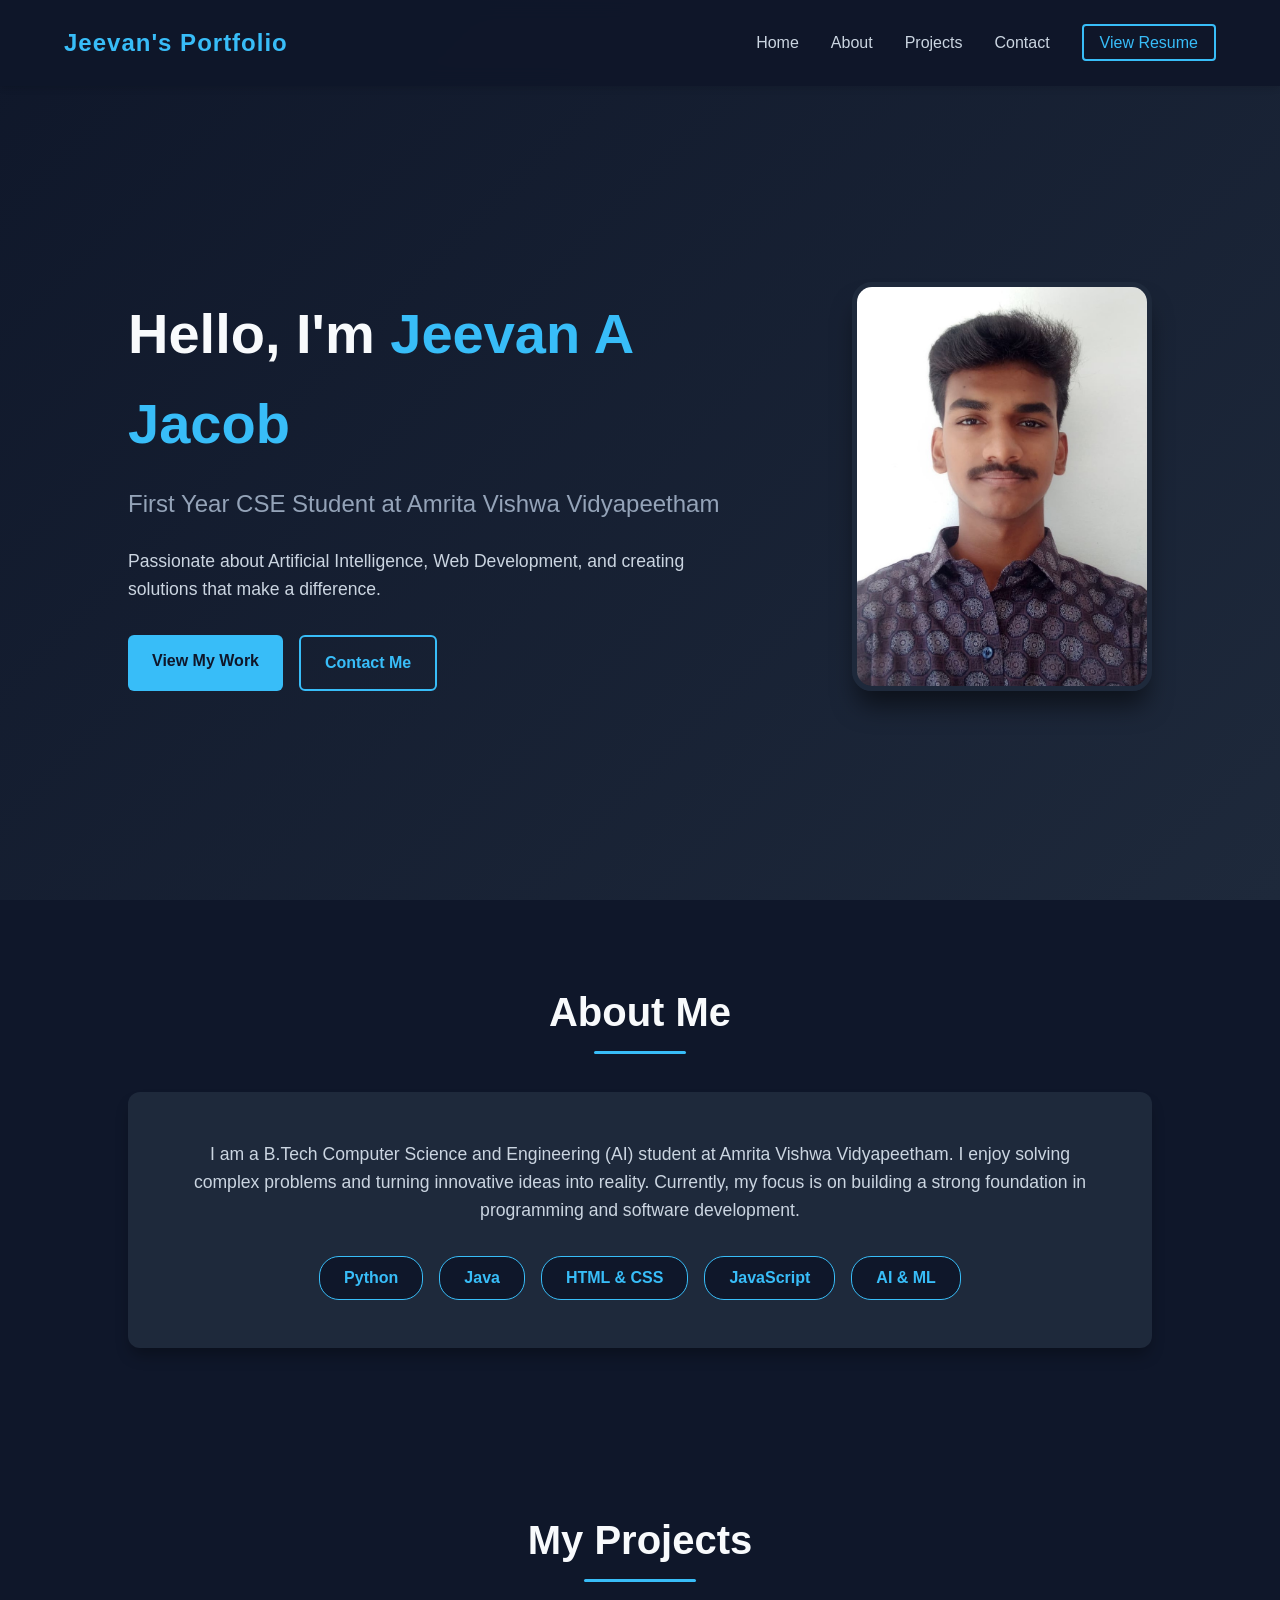
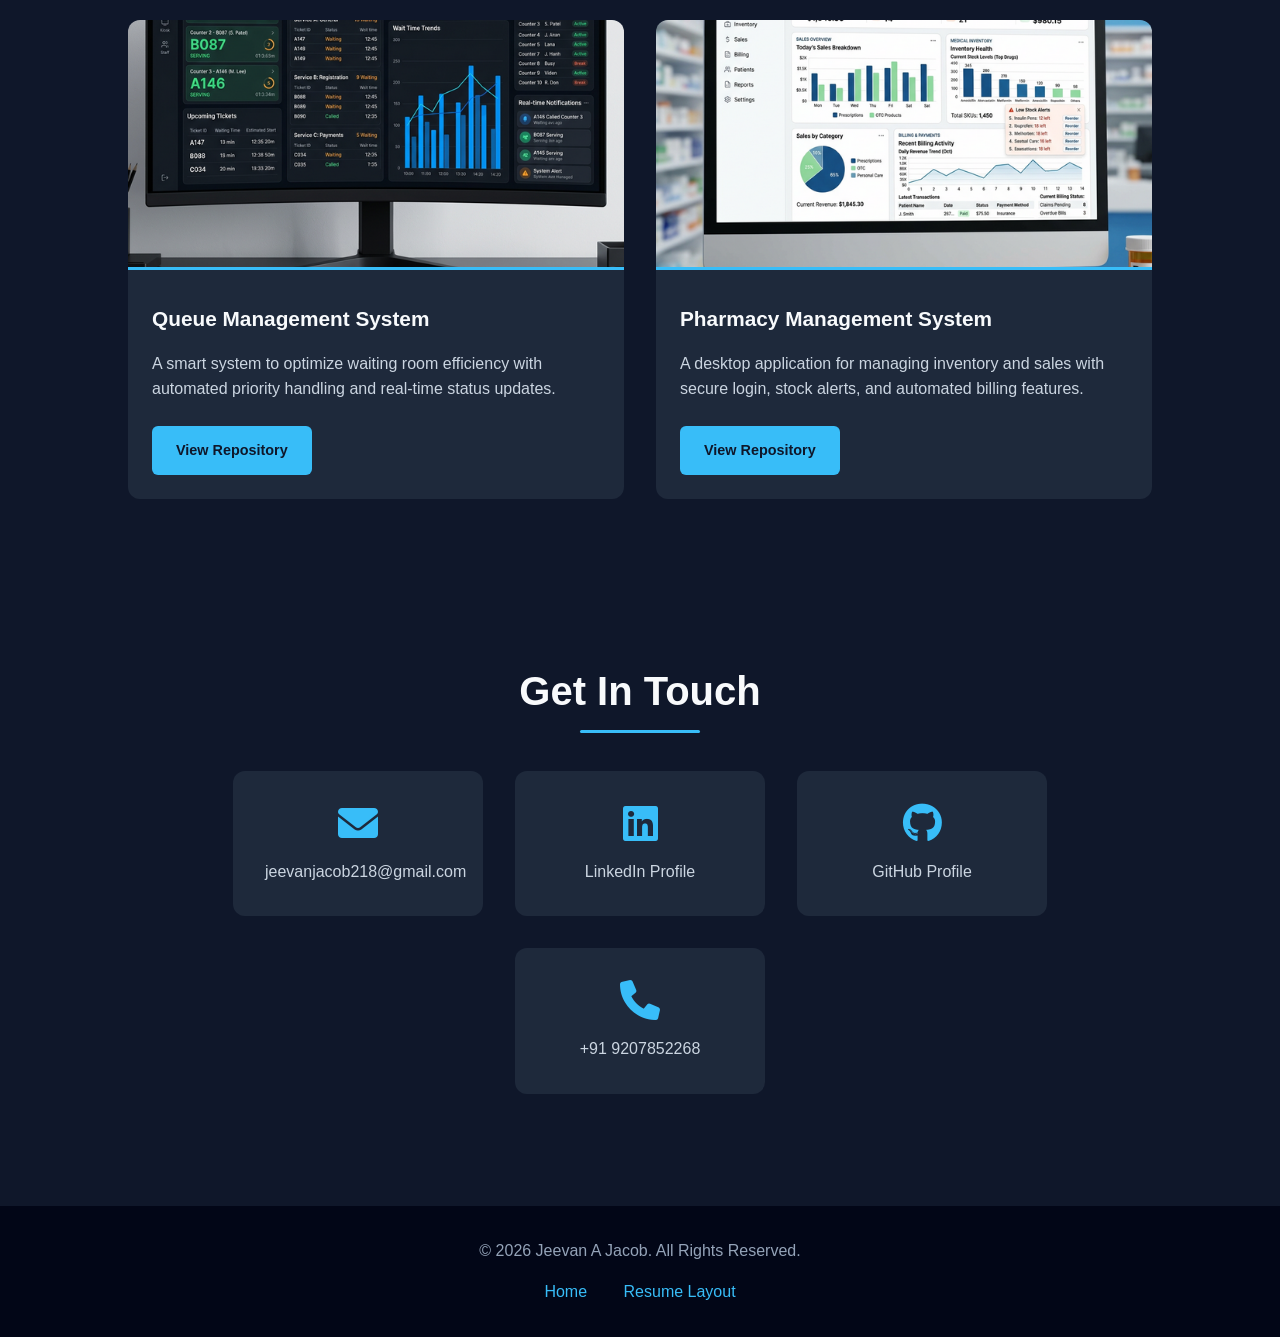
<file: index.html>
<!DOCTYPE html>
<html lang="en">
<head>
<meta charset="UTF-8">
<meta name="viewport" content="width=device-width, initial-scale=1.0">
<title>Jeevan A Jacob - Portfolio</title>
<link rel="stylesheet" href="style.css">
<link rel="stylesheet" href="https://cdnjs.cloudflare.com/ajax/libs/font-awesome/6.0.0/css/all.min.css">
</head>
<body>
<nav class="navbar">
<div class="logo">Jeevan's Portfolio</div>
<ul class="nav-links">
<li><a href="#home">Home</a></li>
<li><a href="#about">About</a></li>
<li><a href="#projects">Projects</a></li>
<li><a href="#contact">Contact</a></li>
<li><a href="resume.html" class="resume-btn">View Resume</a></li>
</ul>
<div class="hamburger">
<i class="fas fa-bars"></i>
</div>
</nav>

<section id="home" class="hero">
<div class="hero-content">
<h1>Hello, I'm <span>Jeevan A Jacob</span></h1>
<h2>First Year CSE Student at Amrita Vishwa Vidyapeetham</h2>
<p>Passionate about Artificial Intelligence, Web Development, and creating solutions that make a difference.</p>
<div class="hero-buttons">
<a href="#projects" class="btn primary-btn">View My Work</a>
<a href="#contact" class="btn secondary-btn">Contact Me</a>
</div>
</div>
<div class="hero-image">
<img src="WhatsApp Image 2026-01-26 at 11.29.02 AM.jpeg" alt="Jeevan A Jacob">
</div>
</section>

<section id="about" class="about">
<div class="section-title">
<h2>About Me</h2>
</div>
<div class="about-content">
<div class="about-text">
<p>I am a B.Tech Computer Science and Engineering (AI) student at Amrita Vishwa Vidyapeetham. I enjoy solving complex problems and turning innovative ideas into reality. Currently, my focus is on building a strong foundation in programming and software development.</p>
<div class="skills">
<div class="skill-tag">Python</div>
<div class="skill-tag">Java</div>
<div class="skill-tag">HTML & CSS</div>
<div class="skill-tag">JavaScript</div>
<div class="skill-tag">AI & ML</div>
</div>
</div>
</div>
</section>

<section id="projects" class="projects">
<div class="section-title">
<h2>My Projects</h2>
</div>
<div class="project-grid">

<div class="project-card">
<div class="project-img">
<img src="queue_management.png" alt="Queue Management System">
</div>
<div class="project-info">
<h3>Queue Management System</h3>
<p>A smart system to optimize waiting room efficiency with automated priority handling and real-time status updates.</p>
<div class="project-links">
<a href="https://github.com/jeevanjacob1/the-queue-management-system" target="_blank" class="btn project-btn">View Repository</a>
</div>
</div>
</div>

<div class="project-card">
<div class="project-img">
<img src="pharmacy_system.png" alt="Pharmacy Management System">
</div>
<div class="project-info">
<h3>Pharmacy Management System</h3>
<p>A desktop application for managing inventory and sales with secure login, stock alerts, and automated billing features.</p>
<div class="project-links">
<a href="https://github.com/jeevanjacob1/Pharmacy-Management-System" target="_blank" class="btn project-btn">View Repository</a>
</div>
</div>
</div>

</div>
</section>

<section id="contact" class="contact">
<div class="section-title">
<h2>Get In Touch</h2>
</div>
<div class="contact-container">
<div class="contact-item">
<i class="fas fa-envelope"></i>
<p>jeevanjacob218@gmail.com</p>
</div>
<div class="contact-item">
<i class="fab fa-linkedin"></i>
<p><a href="https://www.linkedin.com/in/jeevan-a-jacob-a1364637a" target="_blank">LinkedIn Profile</a></p>
</div>
<div class="contact-item">
<i class="fab fa-github"></i>
<p><a href="https://github.com/jeevanjacob1" target="_blank">GitHub Profile</a></p>
</div>
<div class="contact-item">
<i class="fas fa-phone"></i>
<p>+91 9207852268</p>
</div>
</div>
</section>

<footer>
<div class="footer-content">
<p>&copy; 2026 Jeevan A Jacob. All Rights Reserved.</p>
<div class="footer-links">
<a href="#home">Home</a>
<a href="resume.html">Resume Layout</a>
</div>
</div>
</footer>
<script>
const hamburger = document.querySelector(".hamburger");
const navLinks = document.querySelector(".nav-links");
hamburger.addEventListener("click", () => {
navLinks.classList.toggle("active");
});
</script>
</body>
</html>
</file>
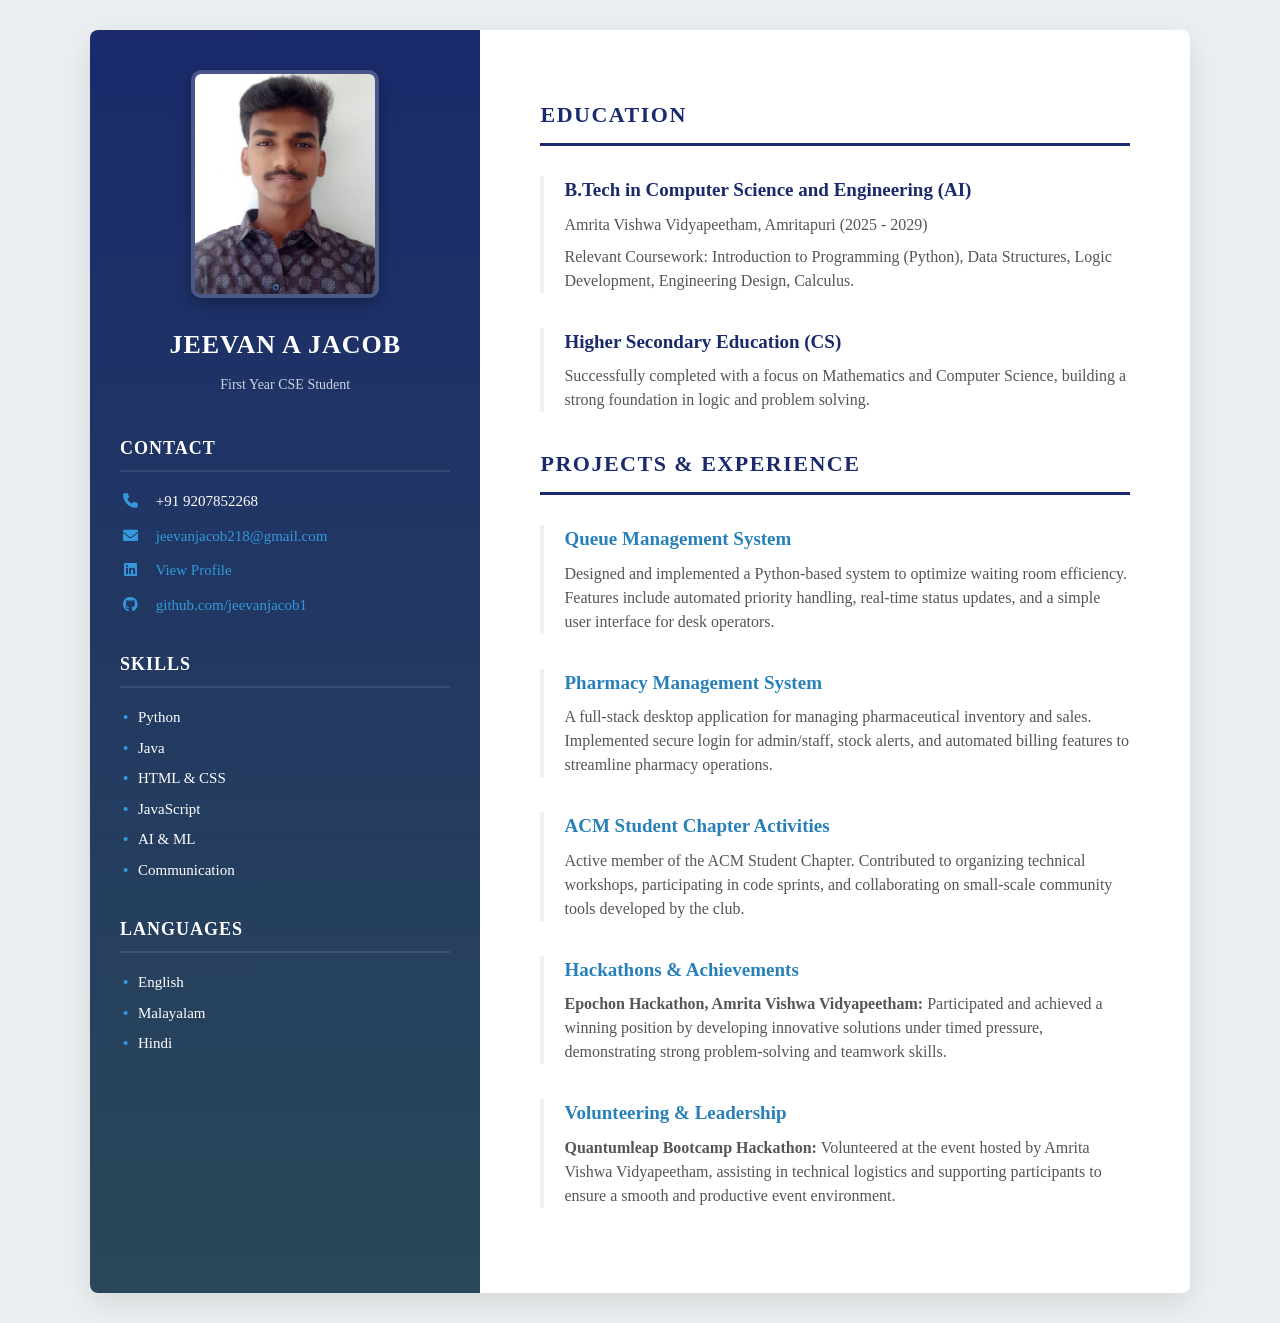
<file: resume.html>
<!DOCTYPE html>
<html lang="en">
<head>
<meta charset="UTF-8">
<meta name="viewport" content="width=device-width, initial-scale=1.0">
<title>Jeevan A Jacob - Portfolio</title>
<link rel="stylesheet" href="resume_style.css">
<link rel="stylesheet" href="https://cdnjs.cloudflare.com/ajax/libs/font-awesome/6.0.0/css/all.min.css">
</head>
<body>
<div class="main-wrapper">
<aside class="sidebar">
<div class="profile-section">
<img src="WhatsApp Image 2026-01-26 at 11.29.02 AM.jpeg" alt="Jeevan A Jacob">
<h1>Jeevan A Jacob</h1>
<p class="tagline">First Year CSE Student</p>
</div>
<div class="sidebar-block">
<h3>Contact</h3>
<p><i class="fas fa-phone"></i> +91 9207852268</p>
<p><i class="fas fa-envelope"></i> <a href="mailto:jeevanjacob218@gmail.com">jeevanjacob218@gmail.com</a></p>
<p><i class="fab fa-linkedin"></i> <a href="https://www.linkedin.com/in/jeevan-a-jacob-a1364637a" target="_blank">View Profile</a></p>
<p><i class="fab fa-github"></i> <a href="https://github.com/jeevanjacob1" target="_blank">github.com/jeevanjacob1</a></p>
</div>
<div class="sidebar-block">
<h3>Skills</h3>
<ul>
<li>Python</li>
<li>Java</li>
<li>HTML & CSS</li>
<li>JavaScript</li>
<li>AI & ML</li>
<li>Communication</li>
</ul>
</div>
<div class="sidebar-block">
<h3>Languages</h3>
<ul>
<li>English</li>
<li>Malayalam</li>
<li>Hindi</li>
</ul>
</div>
</aside>
<main class="content">
<section id="education">
<h2>Education</h2>
<div class="edu-item">
<p><b>B.Tech in Computer Science and Engineering (AI)</b></p>
<p>Amrita Vishwa Vidyapeetham, Amritapuri (2025 - 2029)</p>
<p>Relevant Coursework: Introduction to Programming (Python), Data Structures, Logic Development, Engineering Design, Calculus.</p>
</div>
<div class="edu-item">
<p><b>Higher Secondary Education (CS)</b></p>
<p>Successfully completed with a focus on Mathematics and Computer Science, building a strong foundation in logic and problem solving.</p>
</div>
</section>
<section id="projects">
<h2>Projects & Experience</h2>
<div class="project-item">
<h3>Queue Management System</h3>
<p>Designed and implemented a Python-based system to optimize waiting room efficiency. Features include automated priority handling, real-time status updates, and a simple user interface for desk operators.</p>
</div>
<div class="project-item">
<h3>Pharmacy Management System</h3>
<p>A full-stack desktop application for managing pharmaceutical inventory and sales. Implemented secure login for admin/staff, stock alerts, and automated billing features to streamline pharmacy operations.</p>
</div>
<div class="project-item">
<h3>ACM Student Chapter Activities</h3>
<p>Active member of the ACM Student Chapter. Contributed to organizing technical workshops, participating in code sprints, and collaborating on small-scale community tools developed by the club.</p>
</div>
<div class="project-item">
<h3>Hackathons & Achievements</h3>
<p><b>Epochon Hackathon, Amrita Vishwa Vidyapeetham:</b> Participated and achieved a winning position by developing innovative solutions under timed pressure, demonstrating strong problem-solving and teamwork skills.</p>
</div>
<div class="project-item">
<h3>Volunteering & Leadership</h3>
<p><b>Quantumleap Bootcamp Hackathon:</b> Volunteered at the event hosted by Amrita Vishwa Vidyapeetham, assisting in technical logistics and supporting participants to ensure a smooth and productive event environment.</p>
</div>
</main>
</div>
</body>
</html>
</file>
<file: style.css>
* {
margin: 0;
padding: 0;
box-sizing: border-box;
font-family: 'Segoe UI', Tahoma, Geneva, Verdana, sans-serif;
scroll-behavior: smooth;
}

body {
background-color: #0f172a;
color: #f8fafc;
line-height: 1.6;
}

.navbar {
display: flex;
justify-content: space-between;
align-items: center;
padding: 1.5rem 5%;
background-color: rgba(15, 23, 42, 0.95);
position: fixed;
width: 100%;
top: 0;
z-index: 1000;
backdrop-filter: blur(10px);
box-shadow: 0 4px 6px -1px rgba(0, 0, 0, 0.1);
}

.logo {
font-size: 1.5rem;
font-weight: 700;
color: #38bdf8;
letter-spacing: 1px;
}

.nav-links {
display: flex;
list-style: none;
align-items: center;
}

.nav-links li {
margin-left: 2rem;
}

.nav-links a {
color: #cbd5e1;
text-decoration: none;
font-size: 1rem;
transition: color 0.3s ease;
font-weight: 500;
}

.nav-links a:hover {
color: #38bdf8;
}

.resume-btn {
background-color: transparent;
border: 2px solid #38bdf8;
padding: 0.5rem 1rem;
border-radius: 4px;
color: #38bdf8 !important;
transition: all 0.3s ease !important;
}

.resume-btn:hover {
background-color: #38bdf8;
color: #0f172a !important;
}

.hamburger {
display: none;
font-size: 1.5rem;
cursor: pointer;
color: #f8fafc;
}

.hero {
min-height: 100vh;
display: flex;
align-items: center;
justify-content: space-between;
padding: 0 10%;
padding-top: 80px;
background: linear-gradient(135deg, #0f172a 0%, #1e293b 100%);
}

.hero-content {
max-width: 600px;
}

.hero h1 {
font-size: 3.5rem;
margin-bottom: 1rem;
animation: slideInLeft 1s ease-out;
}

.hero h1 span {
color: #38bdf8;
}

.hero h2 {
font-size: 1.5rem;
color: #94a3b8;
margin-bottom: 1.5rem;
font-weight: 400;
animation: slideInLeft 1.2s ease-out;
}

.hero p {
font-size: 1.1rem;
color: #cbd5e1;
margin-bottom: 2rem;
animation: slideInLeft 1.4s ease-out;
}

.hero-buttons {
display: flex;
gap: 1rem;
animation: slideInUp 1.6s ease-out;
}

.btn {
padding: 0.8rem 1.5rem;
border-radius: 6px;
text-decoration: none;
font-weight: 600;
transition: transform 0.3s ease, box-shadow 0.3s ease;
}

.btn:hover {
transform: translateY(-3px);
box-shadow: 0 10px 15px -3px rgba(56, 189, 248, 0.3);
}

.primary-btn {
background-color: #38bdf8;
color: #0f172a;
}

.secondary-btn {
background-color: transparent;
color: #38bdf8;
border: 2px solid #38bdf8;
}

.hero-image img {
width: 300px;
height: auto;
max-height: 450px;
object-fit: cover;
border-radius: 20px;
border: 5px solid #1e293b;
box-shadow: 0 20px 25px -5px rgba(0, 0, 0, 0.5);
animation: fadeIn 2s ease-in;
}

section {
padding: 5rem 10%;
}

.section-title {
text-align: center;
margin-bottom: 3rem;
}

.section-title h2 {
font-size: 2.5rem;
color: #f8fafc;
display: inline-block;
position: relative;
}

.section-title h2::after {
content: '';
position: absolute;
width: 50%;
height: 3px;
background-color: #38bdf8;
bottom: -10px;
left: 25%;
border-radius: 2px;
}

.about-content {
background-color: #1e293b;
padding: 3rem;
border-radius: 12px;
box-shadow: 0 10px 15px -3px rgba(0, 0, 0, 0.3);
}

.about-text p {
font-size: 1.1rem;
color: #cbd5e1;
margin-bottom: 2rem;
text-align: center;
}

.skills {
display: flex;
flex-wrap: wrap;
gap: 1rem;
justify-content: center;
}

.skill-tag {
background-color: #0f172a;
color: #38bdf8;
padding: 0.5rem 1.5rem;
border-radius: 20px;
font-weight: 600;
border: 1px solid #38bdf8;
transition: all 0.3s ease;
}

.skill-tag:hover {
background-color: #38bdf8;
color: #0f172a;
}

.project-grid {
display: grid;
grid-template-columns: repeat(auto-fit, minmax(350px, 1fr));
gap: 2rem;
}

.project-card {
background-color: #1e293b;
border-radius: 12px;
overflow: hidden;
transition: transform 0.3s ease;
}

.project-card:hover {
transform: translateY(-10px);
}

.project-img img {
width: 100%;
height: 250px;
object-fit: cover;
border-bottom: 3px solid #38bdf8;
transition: transform 0.5s ease;
}

.project-card:hover .project-img img {
transform: scale(1.05);
}

.project-img {
overflow: hidden;
}

.project-info {
padding: 1.5rem;
}

.project-info h3 {
font-size: 1.3rem;
margin-bottom: 1rem;
color: #f8fafc;
}

.project-info p {
color: #cbd5e1;
margin-bottom: 1.5rem;
}

.project-btn {
display: inline-block;
background-color: #38bdf8;
color: #0f172a;
font-size: 0.9rem;
}

.contact-container {
display: flex;
flex-wrap: wrap;
justify-content: center;
gap: 2rem;
}

.contact-item {
background-color: #1e293b;
padding: 2rem;
border-radius: 12px;
text-align: center;
width: 250px;
transition: transform 0.3s ease;
}

.contact-item:hover {
transform: translateY(-5px);
}

.contact-item i {
font-size: 2.5rem;
color: #38bdf8;
margin-bottom: 1rem;
}

.contact-item p {
color: #cbd5e1;
}

.contact-item a {
color: #cbd5e1;
text-decoration: none;
transition: color 0.3s ease;
}

.contact-item a:hover {
color: #38bdf8;
}

footer {
background-color: #020617;
padding: 2rem 10%;
text-align: center;
margin-top: 2rem;
}

.footer-content {
display: flex;
flex-direction: column;
align-items: center;
}

.footer-content p {
color: #94a3b8;
margin-bottom: 1rem;
}

.footer-links a {
color: #38bdf8;
text-decoration: none;
margin: 0 1rem;
font-weight: 500;
}

.footer-links a:hover {
text-decoration: underline;
}

@keyframes slideInLeft {
from {
opacity: 0;
transform: translateX(-50px);
}
to {
opacity: 1;
transform: translateX(0);
}
}

@keyframes slideInUp {
from {
opacity: 0;
transform: translateY(30px);
}
to {
opacity: 1;
transform: translateY(0);
}
}

@keyframes fadeIn {
from {
opacity: 0;
}
to {
opacity: 1;
}
}

@media (max-width: 968px) {
.hero {
flex-direction: column;
text-align: center;
padding-top: 120px;
}
.hero-content {
margin-bottom: 3rem;
}
.hero h1 {
font-size: 2.8rem;
}
.hero-buttons {
justify-content: center;
}
.hero-image img {
width: 250px;
height: auto;
}
.nav-links {
display: none;
flex-direction: column;
position: absolute;
top: 100%;
left: 0;
width: 100%;
background-color: rgba(15, 23, 42, 0.95);
padding: 1rem 0;
text-align: center;
}
.nav-links.active {
display: flex;
}
.nav-links li {
margin: 1rem 0;
}
.hamburger {
display: block;
}
}
</file>
<file: resume_style.css>
body{font-family:'Times New Roman',Times,serif;margin:0;padding:0;background-color:#eceff1;color:#333;line-height:1.5}
.main-wrapper{display:flex;max-width:1100px;margin:30px auto;background:#fff;box-shadow:0 10px 30px rgba(0,0,0,0.1);border-radius:8px;overflow:hidden}
.sidebar{width:32%;background:linear-gradient(180deg,#1a2a6c,#2a4858);color:#fff;padding:40px 30px}
.sidebar .profile-section{text-align:center;margin-bottom:40px}
.sidebar .profile-section img{width:180px;height:auto;max-height:220px;border:4px solid rgba(255,255,255,0.2);border-radius:10px;object-fit:cover;margin-bottom:20px;box-shadow:0 5px 15px rgba(0,0,0,0.3)}
.sidebar h1{font-size:26px;margin:0;letter-spacing:1px;text-transform:uppercase}
.sidebar .tagline{font-size:14px;color:#cbd5e0;margin:10px 0 30px}
.sidebar h3{border-bottom:2px solid rgba(255,255,255,0.1);padding-bottom:8px;margin-top:35px;font-size:18px;text-transform:uppercase;letter-spacing:1px}
.sidebar .sidebar-block p, .sidebar .sidebar-block ul{font-size:15px;margin:12px 0}
.sidebar .sidebar-block i{margin-right:12px;width:20px;text-align:center;color:#3498db}
.sidebar ul{padding-left:18px;list-style-type:none}
.sidebar ul li{margin-bottom:8px;position:relative}
.sidebar ul li::before{content:"•";color:#3498db;font-weight:bold;display:inline-block;width:1em;margin-left:-1em}
.sidebar a{color:#3498db;text-decoration:none;transition:color 0.3s}
.sidebar a:hover{color:#fff}
.content{width:68%;padding:50px 60px;box-sizing:border-box}
.content h2{border-bottom:3px solid #1a2a6c;padding-bottom:12px;color:#1a2a6c;text-transform:uppercase;font-size:22px;letter-spacing:1.5px;margin-bottom:30px}
.edu-item, .project-item{margin-bottom:35px;padding-left:20px;border-left:4px solid #f1f1f1;transition:all 0.3s ease}
.edu-item:hover, .project-item:hover{border-left-color:#1a2a6c;background-color:#f9f9f9;transform:translateX(5px)}
.edu-item p, .project-item p{margin:8px 0;font-size:16px;color:#555}
.edu-item b, .project-item h3{color:#1a2a6c;font-size:19px;display:block;margin-bottom:5px}
.project-item h3{color:#2980b9}
@media(max-width:850px){
.main-wrapper{flex-direction:column;margin:0}
.sidebar, .content{width:100%}
}
</file>
